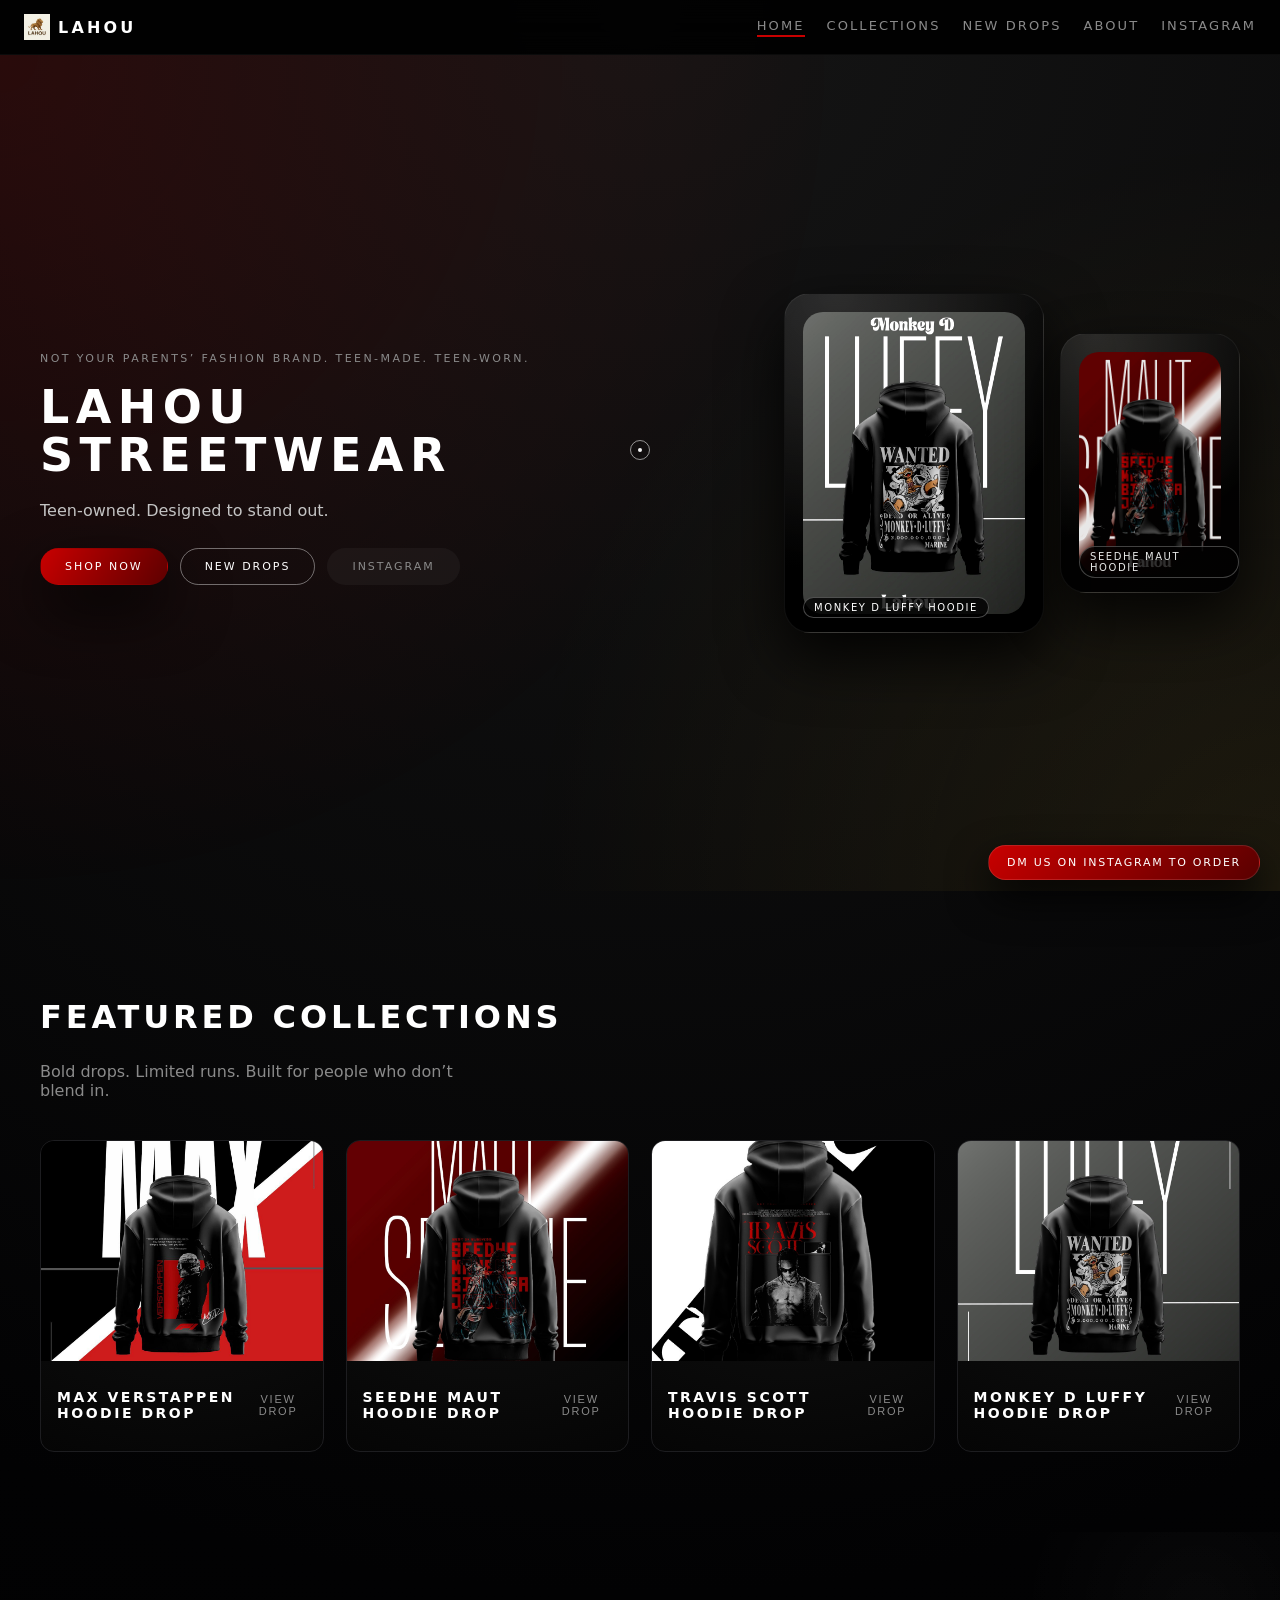
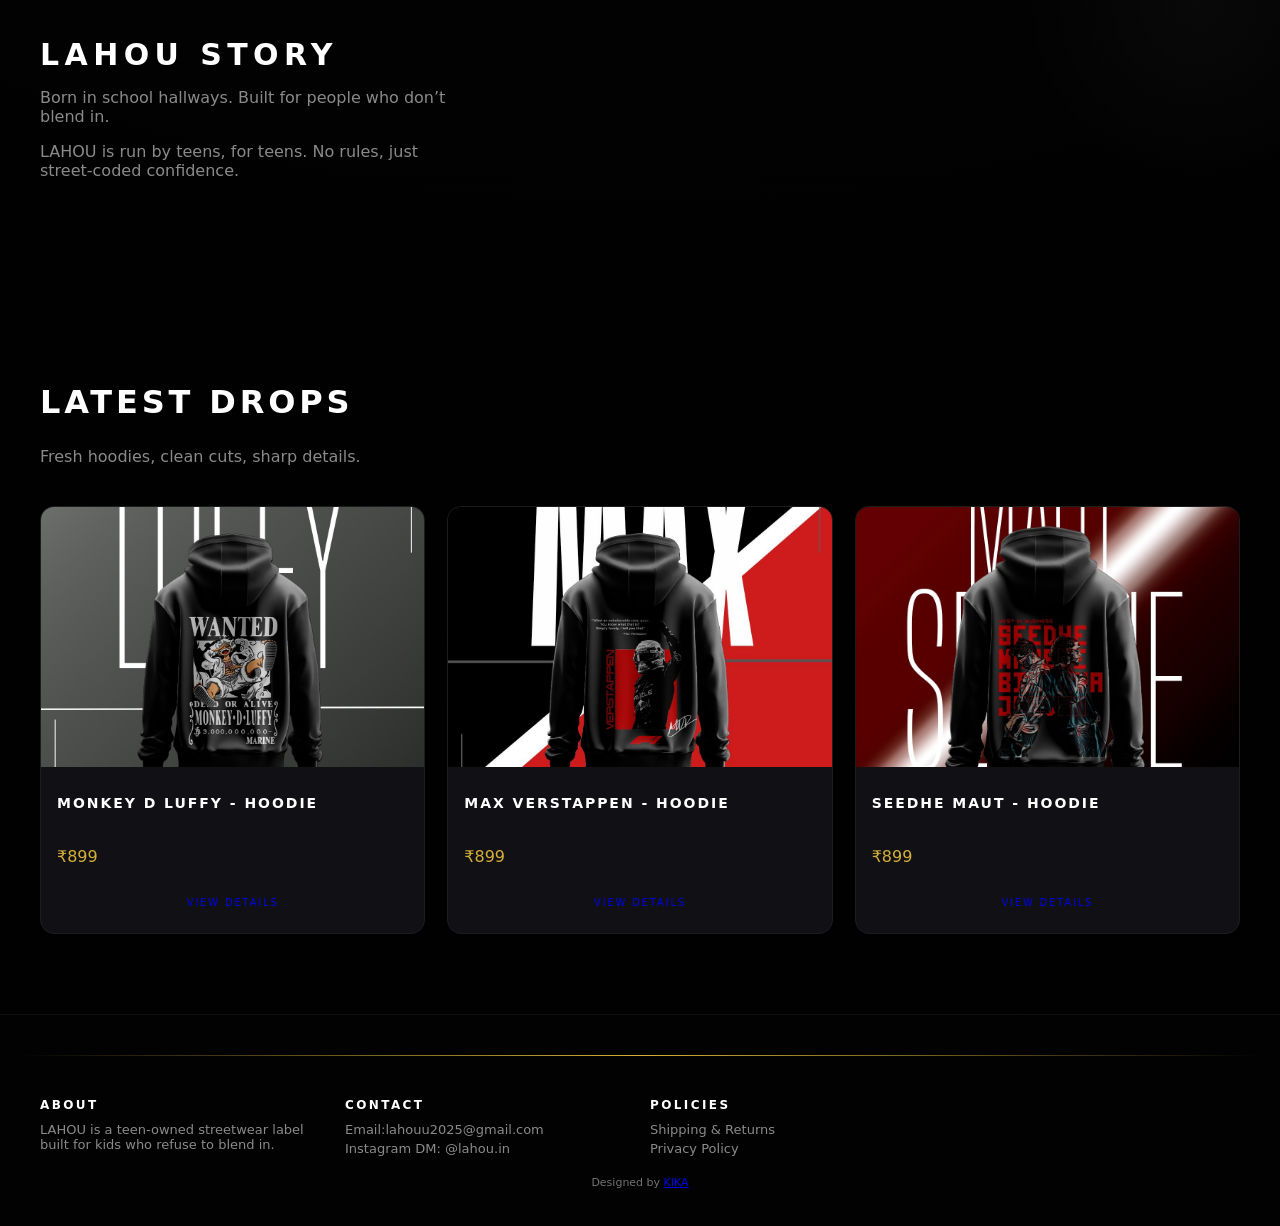
<file: index.html>
<!DOCTYPE html>
<html lang="en">
<head>
  <meta charset="UTF-8" />
  <title>LAHOU Streetwear – Teen-Owned Brand</title>
  <meta name="viewport" content="width=device-width, initial-scale=1.0" />
  <link rel="stylesheet" href="styles.css" />
</head>
<body>
  <!-- Floating DM Bubble -->
  <a href="https://www.instagram.com/lahou.in/" target="_blank" class="dm-bubble">
    DM us on Instagram to order
  </a>

  

  <!-- Navbar -->
  <header class="navbar">
    <div class="nav-left">
      <div class="logo">
  <img src="assets/logo.jpg" alt="LAHOU streetwear logo" class="logo-img" />
<span class="logo-text">LAHOU</span>
      </div>
    </div>
    <nav class="nav-links">
      <a href="#hero" class="nav-link active">Home</a>
      <a href="#collections" class="nav-link">Collections</a>
      <a href="#new-drops" class="nav-link">New Drops</a>
      <a href="#about" class="nav-link">About</a>
      <a href="https://www.instagram.com/lahou.in/" target="_blank" class="nav-link">Instagram</a>
    </nav>
    <button class="hamburger" id="hamburger">
      <span></span><span></span><span></span>
    </button>
  </header>

  <!-- Mobile Menu -->
  <div class="mobile-menu" id="mobileMenu">
    <a href="#hero" class="mobile-link">Home</a>
    <a href="#collections" class="mobile-link">Collections</a>
    <a href="#new-drops" class="mobile-link">New Drops</a>
    <a href="#about" class="mobile-link">About</a>
    <a href="https://www.instagram.com/lahou.in/" target="_blank" class="mobile-link">Instagram</a>
  </div>

  <!-- Hero Section -->
  <section id="hero" class="hero">
    <div class="hero-bg"></div>
    <div class="hero-content">
      <div class="hero-text" data-parallax>
        <p class="hero-tagline">Not your parents’ fashion brand. Teen-made. Teen-worn.</p>
        <h1>LAHOU STREETWEAR</h1>
        <p class="hero-sub">Teen-owned. Designed to stand out.</p>
        <div class="hero-ctas">
          <a href="#collections" class="btn primary">Shop Now</a>
          <a href="#new-drops" class="btn secondary">New Drops</a>
          <a href="https://www.instagram.com/lahou.in/" target="_blank" class="btn ghost">Instagram</a>
        </div>
      </div>
      <div class="hero-product" data-parallax>
        <div class="hero-mockup hero-mockup-main">
          <!-- Replace with real hoodie image -->
          <div class="mockup-image mockup-black"></div>
          <span class="mockup-label">Monkey D Luffy hoodie</span>
        </div>
        <div class="hero-mockup hero-mockup-secondary">
          <div class="mockup-image mockup-red"></div>
          <span class="mockup-label">Seedhe Maut hoodie</span>
        </div>
      </div>
    </div>
  </section>

  <!-- Featured Collections -->
  <section id="collections" class="section section-padded">
    <div class="section-header">
      <h2>Featured Collections</h2>
      <p>Bold drops. Limited runs. Built for people who don’t blend in.</p>
    </div>
    <div class="collections-grid">
  <!-- MAX -->
  <article class="collection-card reveal"
    data-title="MAX VERSTAPPEN HOODIE DROP"
    data-price="₹899"
    data-desc="Heavyweight black hoodie with race-ready graphics."
    data-image-class="coll-max">
    <div class="collection-image coll-max"></div>
    <div class="collection-info">
      <h3>MAX VERSTAPPEN HOODIE DROP</h3>
      <button class="collection-link" data-open-product>VIEW DROP</button>
    </div>
  </article>

  <!-- SEEDHE MAUT -->
  <article class="collection-card reveal"
    data-title="SEEDHE MAUT HOODIE DROP"
    data-price="₹899"
    data-desc="Street bars, hard graphics, clean silhouette."
    data-image-class="coll-seedhe">
    <div class="collection-image coll-seedhe"></div>
    <div class="collection-info">
      <h3>SEEDHE MAUT HOODIE DROP</h3>
      <button class="collection-link" data-open-product>VIEW DROP</button>
    </div>
  </article>

  <!-- TRAVIS -->
  <article class="collection-card reveal"
    data-title="TRAVIS SCOTT HOODIE DROP"
    data-price="₹899"
    data-desc="Cactus jack energy with LAHOU cuts."
    data-image-class="coll-travis">
    <div class="collection-image coll-travis"></div>
    <div class="collection-info">
      <h3>TRAVIS SCOTT HOODIE DROP</h3>
      <button class="collection-link" data-open-product>VIEW DROP</button>
    </div>
  </article>

  <!-- LUFFY -->
  <article class="collection-card reveal"
    data-title="MONKEY D LUFFY HOODIE DROP"
    data-price="₹899"
    data-desc="Anime grind, pirate mindset, hallway flex."
    data-image-class="coll-luffy">
    <div class="collection-image coll-luffy"></div>
    <div class="collection-info">
      <h3>MONKEY D LUFFY HOODIE DROP</h3>
      <button class="collection-link" data-open-product>VIEW DROP</button>
    </div>
  </article>
</div>

  </section>

  <!-- Brand Story -->
  <section id="about" class="section brand-story">
    <div class="lion-bg"></div>
    <div class="brand-story-inner">
      <h2>LAHOU Story</h2>
      <p>Born in school hallways. Built for people who don’t blend in.</p>
      <p>LAHOU is run by teens, for teens. No rules, just street-coded confidence.</p>
    </div>
  </section>

  <!-- Product Grid -->
  <section id="new-drops" class="section section-padded">
    <div class="section-header">
      <h2>Latest Drops</h2>
      <p>Fresh hoodies, clean cuts, sharp details.</p>
    </div>
    <div class="product-grid">
      <div class="product-card reveal">
        <div class="product-image product-1" data-secondary="product-1b"></div>
        <div class="product-info">
          <h3>MONKEY D LUFFY - hoodie</h3>
          <p class="price">₹899</p>
          <a href="product.html" class="btn tiny">View Details</a>
        </div>
      </div>
      <div class="product-card reveal">
        <div class="product-image product-2" data-secondary="product-2b"></div>
        <div class="product-info">
          <h3>MAX VERSTAPPEN - hoodie</h3>
          <p class="price">₹899</p>
          <a href="max-hood.html" class="btn tiny">View Details</a>
        </div>
      </div>
      <div class="product-card reveal">
        <div class="product-image product-3" data-secondary="product-3b"></div>
        <div class="product-info">
          <h3>SEEDHE MAUT - hoodie</h3>
          <p class="price">₹899</p>
          <a href="SM-hood.html" class="btn tiny">View Details</a>
        </div>
      </div>
    </div>
  </section>

  

  

  <!-- Footer -->
  <footer class="footer">
    <div class="footer-line"></div>
    <div class="footer-content">
      <div class="footer-col">
        <h4>About</h4>
        <p>LAHOU is a teen-owned streetwear label built for kids who refuse to blend in.</p>
      </div>
      <div class="footer-col">
        <h4>Contact</h4>
        <p>Email:lahouu2025@gmail.com</p>
        <p>Instagram DM: @lahou.in</p>
      </div>
      <div class="footer-col">
        <h4>Policies</h4>
        <p>Shipping & Returns</p>
        <p>Privacy Policy</p>
      </div>
      
    </div>
    <p class="footer-bottom">Designed by <a href = "https://www.instagram.com/kika.exe_is.not.responding/" target = "_blank"> KIKA </a></p>
  </footer>

  <!-- Product Quick View Modal (optional) -->
  <div class="product-modal" id="productModal">
  <div class="product-modal-inner">
    <button class="modal-close" id="modalClose">&times;</button>
   

    <div class="modal-image" id="modalImage"></div>
    <div class="modal-info">
      <h2 id="modalTitle">Stranger Hoodie – Deep Black</h2>
      <p class="modal-price" id="modalPrice">₹2,499</p>
      <p class="modal-desc" id="modalDesc">
        Heavyweight cotton. Boxy fit. Built for late-night streets and hallway flexes.
      </p>
      <div class="modal-sizes">
        <span class="size-chip">S</span>
        <span class="size-chip active">M</span>
        <span class="size-chip">L</span>
        <span class="size-chip">XL</span>
      </div>
      <a href="https://www.instagram.com/lahou.in/" target="_blank" class="btn primary wide">
        Buy via Instagram DM
      </a>
    </div>
  </div>
</div>


  <script src="script.js"></script>
  <script src="effects.js"></script>
</body>
</html>
</file>
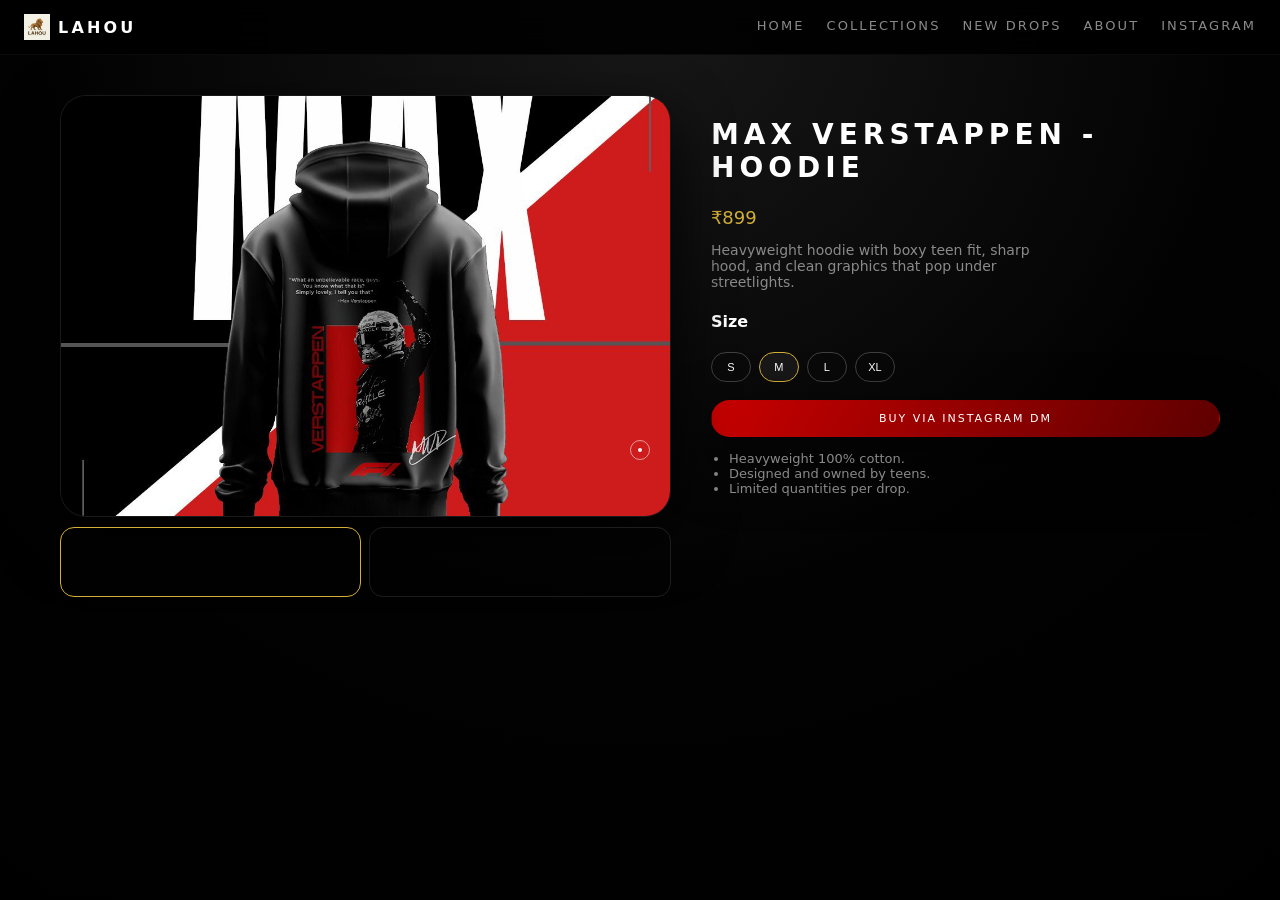
<file: max-hood.html>
<!DOCTYPE html>
<html lang="en">
<head>
  <meta charset="UTF-8" />
  <title>MAX VERSTAPPEN - hoodie</title>
  <meta name="viewport" content="width=device-width, initial-scale=1.0" />
  <link rel="stylesheet" href="styles.css" />
</head>
<body class="product-body">
  <!-- Sticky DM button (mobile) -->
  <a href="https://www.instagram.com/lahou.in/" target="_blank" class="dm-sticky">
    DM to Order
  </a>

  <!-- Navbar reused -->
  <header class="navbar">
    <div class="nav-left">
      <div class="logo">
  <img src="assets/logo.jpg" alt="LAHOU streetwear logo" class="logo-img" />
<span class="logo-text">LAHOU</span>
      </div>
    </div>
    <nav class="nav-links">
      <a href="index.html#hero" class="nav-link">Home</a>
      <a href="index.html#collections" class="nav-link">Collections</a>
      <a href="index.html#new-drops" class="nav-link">New Drops</a>
      <a href="index.html#about" class="nav-link">About</a>
      <a href="https://www.instagram.com/lahou.in/" target="_blank" class="nav-link">Instagram</a>
    </nav>
    <button class="hamburger" id="hamburger">
      <span></span><span></span><span></span>
    </button>
  </header>


  <div class="mobile-menu" id="mobileMenu">
    <a href="index.html#hero" class="mobile-link">Home</a>
    <a href="index.html#collections" class="mobile-link">Collections</a>
    <a href="index.html#new-drops" class="mobile-link">New Drops</a>
    <a href="index.html#about" class="mobile-link">About</a>
    <a href="https://www.instagram.com/lahou.in/" target="_blank" class="mobile-link">Instagram</a>
  </div>

  <!-- Product Layout -->
  <main class="product-page">
    <section class="product-gallery">
      <div class="product-main-image zoom-wrap">
        <div class="product-main-img product-2" id="zoomImage"></div>
      </div>
      <div class="product-thumbs">
        <div class="thumb thumb-active" data-image="product-2"></div>
        <div class="thumb" data-image="product-2b"></div>
       
      </div>
    </section>

    <section class="product-details">
      <h1>MAX VERSTAPPEN - hoodie</h1>
      <p class="product-price">₹899</p>
      <p class="product-short">
        Heavyweight hoodie with boxy teen fit, sharp hood, and clean graphics that pop under streetlights.
      </p>

      <div class="product-sizes">
        <h4>Size</h4>
        <div class="size-options">
          <button class="size-btn">S</button>
          <button class="size-btn active">M</button>
          <button class="size-btn">L</button>
          <button class="size-btn">XL</button>
        </div>
      </div>

      <a href="https://www.instagram.com/lahou.in/" target="_blank" class="btn primary wide">
        Buy via Instagram DM
      </a>

      <ul class="product-meta">
        <li>Heavyweight 100% cotton.</li>
        <li>Designed and owned by teens.</li>
        <li>Limited quantities per drop.</li>
      </ul>
    </section>
  </main>

 

  <script src="script.js"></script>
  <script src="effects.js"></script>
</body>
</html>
</file>
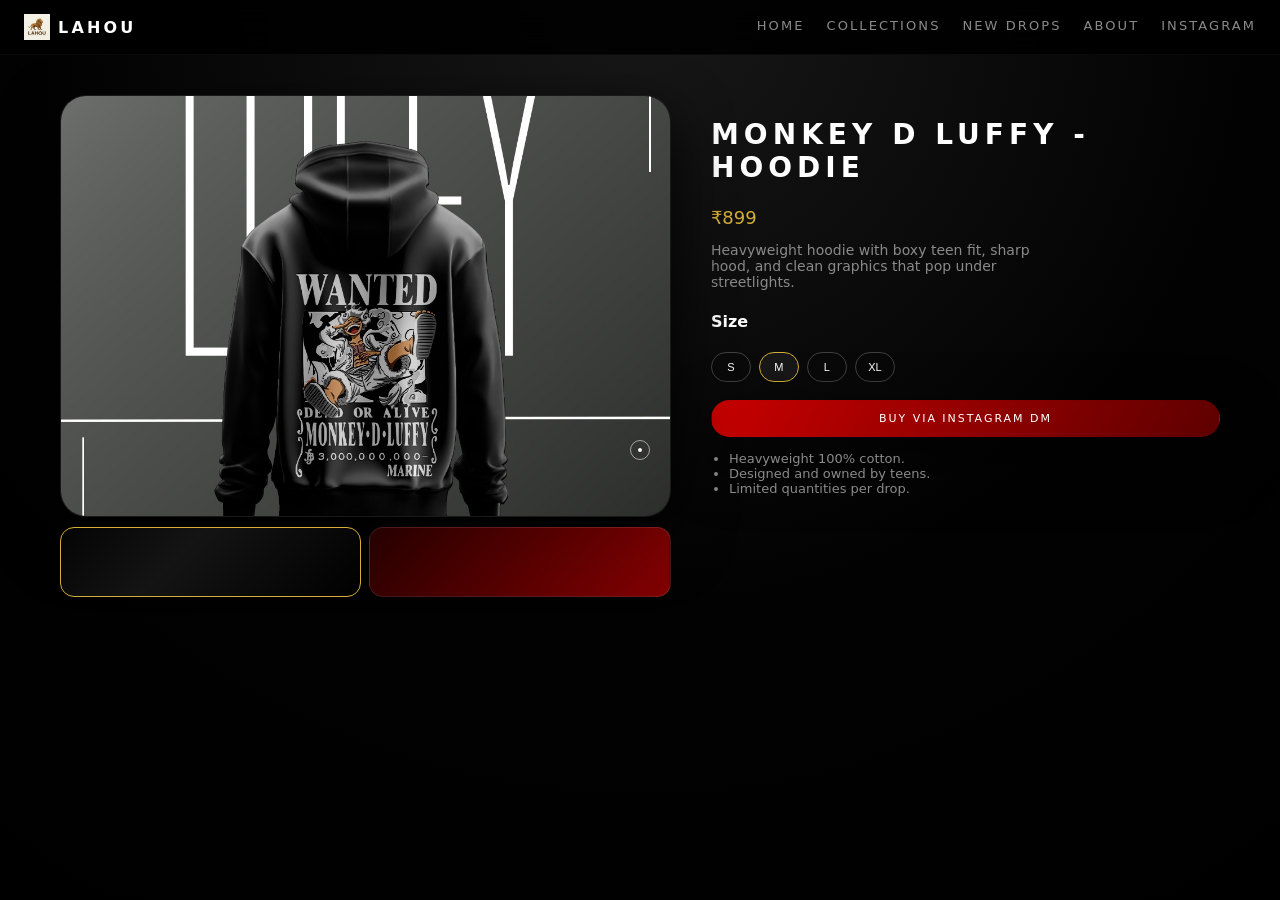
<file: product.html>
<!DOCTYPE html>
<html lang="en">
<head>
  <meta charset="UTF-8" />
  <title>MONKEY D LUFFY - hoodie</title>
  <meta name="viewport" content="width=device-width, initial-scale=1.0" />
  <link rel="stylesheet" href="styles.css" />
</head>
<body class="product-body">
  <!-- Sticky DM button (mobile) -->
  <a href="https://www.instagram.com/lahou.in/" target="_blank" class="dm-sticky">
    DM to Order
  </a>

  <!-- Navbar reused -->
  <header class="navbar">
    <div class="nav-left">
      <div class="logo">
  <img src="assets/logo.jpg" alt="LAHOU streetwear logo" class="logo-img" />
<span class="logo-text">LAHOU</span>
      </div>
    </div>
    <nav class="nav-links">
      <a href="index.html#hero" class="nav-link">Home</a>
      <a href="index.html#collections" class="nav-link">Collections</a>
      <a href="index.html#new-drops" class="nav-link">New Drops</a>
      <a href="index.html#about" class="nav-link">About</a>
      <a href="https://www.instagram.com/lahou.in/" target="_blank" class="nav-link">Instagram</a>
    </nav>
    <button class="hamburger" id="hamburger">
      <span></span><span></span><span></span>
    </button>
  </header>


  <div class="mobile-menu" id="mobileMenu">
    <a href="index.html#hero" class="mobile-link">Home</a>
    <a href="index.html#collections" class="mobile-link">Collections</a>
    <a href="index.html#new-drops" class="mobile-link">New Drops</a>
    <a href="index.html#about" class="mobile-link">About</a>
    <a href="https://www.instagram.com/lahou.in/" target="_blank" class="mobile-link">Instagram</a>
  </div>

  <!-- Product Layout -->
  <main class="product-page">
    <section class="product-gallery">
      <div class="product-main-image zoom-wrap">
        <div class="product-main-img product-1" id="zoomImage"></div>
      </div>
      <div class="product-thumbs">
        <div class="thumb thumb-active" data-image="product-1"></div>
        <div class="thumb" data-image="product-1b"></div>
        
      </div>
    </section>

    <section class="product-details">
      <h1>MONKEY D LUFFY - hoodie</h1>
      <p class="product-price">₹899</p>
      <p class="product-short">
        Heavyweight hoodie with boxy teen fit, sharp hood, and clean graphics that pop under streetlights.
      </p>

      <div class="product-sizes">
        <h4>Size</h4>
        <div class="size-options">
          <button class="size-btn">S</button>
          <button class="size-btn active">M</button>
          <button class="size-btn">L</button>
          <button class="size-btn">XL</button>
        </div>
      </div>

      <a href="https://www.instagram.com/lahou.in/" target="_blank" class="btn primary wide">
        Buy via Instagram DM
      </a>

      <ul class="product-meta">
        <li>Heavyweight 100% cotton.</li>
        <li>Designed and owned by teens.</li>
        <li>Limited quantities per drop.</li>
      </ul>
    </section>
  </main>

 

  <script src="script.js"></script>
  <script src="effects.js"></script>
</body>
</html>
</file>
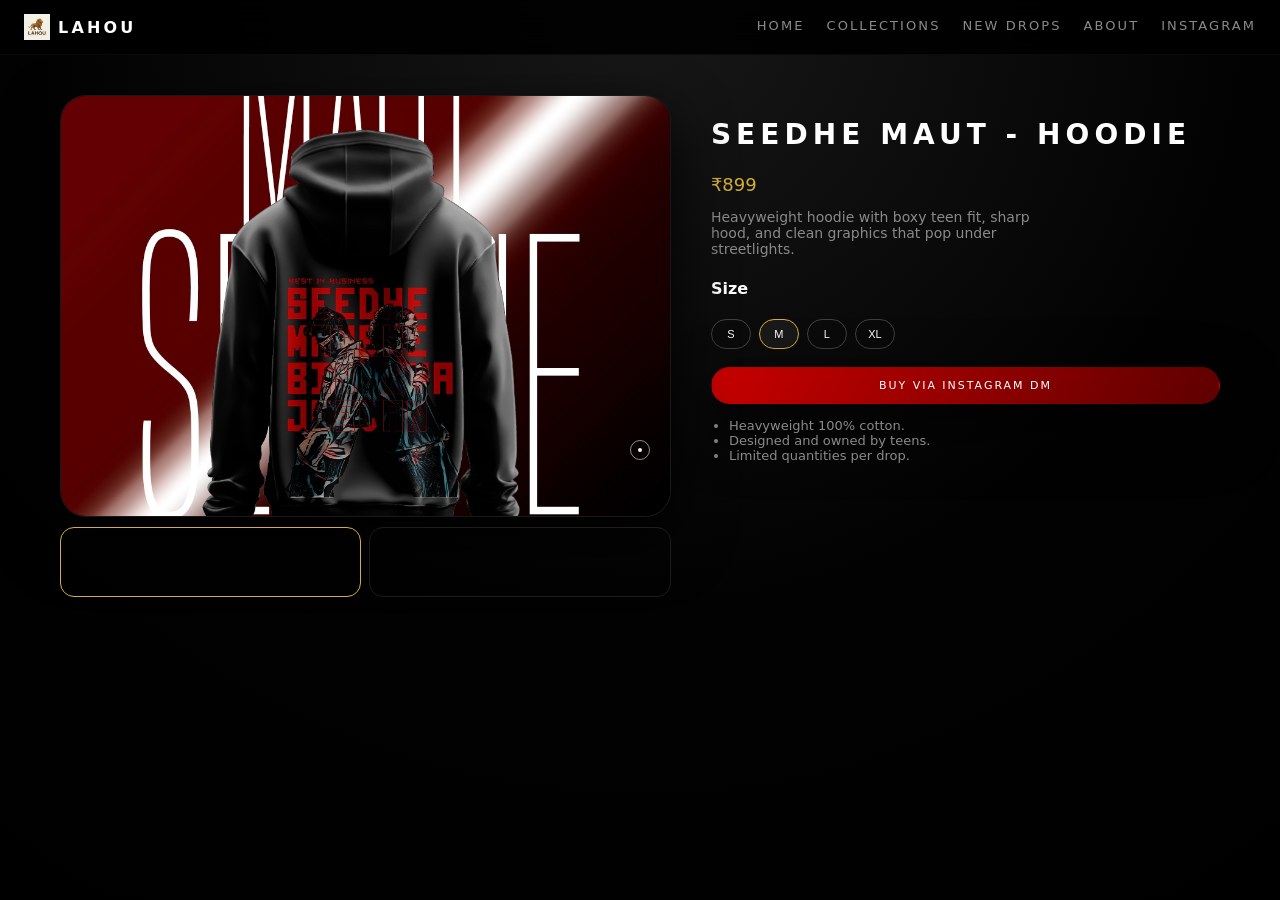
<file: SM-hood.html>
<!DOCTYPE html>
<html lang="en">
<head>
  <meta charset="UTF-8" />
  <title>SEEDHE MAUT - hoodie</title>
  <meta name="viewport" content="width=device-width, initial-scale=1.0" />
  <link rel="stylesheet" href="styles.css" />
</head>
<body class="product-body">
  <!-- Sticky DM button (mobile) -->
  <a href="https://www.instagram.com/lahou.in/" target="_blank" class="dm-sticky">
    DM to Order
  </a>

  <!-- Navbar reused -->
  <header class="navbar">
    <div class="nav-left">
      <div class="logo">
  <img src="assets/logo.jpg" alt="LAHOU streetwear logo" class="logo-img" />
<span class="logo-text">LAHOU</span>
      </div>
    </div>
    <nav class="nav-links">
      <a href="index.html#hero" class="nav-link">Home</a>
      <a href="index.html#collections" class="nav-link">Collections</a>
      <a href="index.html#new-drops" class="nav-link">New Drops</a>
      <a href="index.html#about" class="nav-link">About</a>
      <a href="https://www.instagram.com/lahou.in/" target="_blank" class="nav-link">Instagram</a>
    </nav>
    <button class="hamburger" id="hamburger">
      <span></span><span></span><span></span>
    </button>
  </header>


  <div class="mobile-menu" id="mobileMenu">
    <a href="index.html#hero" class="mobile-link">Home</a>
    <a href="index.html#collections" class="mobile-link">Collections</a>
    <a href="index.html#new-drops" class="mobile-link">New Drops</a>
    <a href="index.html#about" class="mobile-link">About</a>
    <a href="https://www.instagram.com/lahou.in/" target="_blank" class="mobile-link">Instagram</a>
  </div>

  <!-- Product Layout -->
  <main class="product-page">
    <section class="product-gallery">
      <div class="product-main-image zoom-wrap">
        <div class="product-main-img product-3" id="zoomImage"></div>
      </div>
      <div class="product-thumbs">
        <div class="thumb thumb-active" data-image="product-3"></div>
        <div class="thumb" data-image="product-3b"></div>
       
      </div>
    </section>

    <section class="product-details">
      <h1>SEEDHE MAUT - hoodie</h1>
      <p class="product-price">₹899</p>
      <p class="product-short">
        Heavyweight hoodie with boxy teen fit, sharp hood, and clean graphics that pop under streetlights.
      </p>

      <div class="product-sizes">
        <h4>Size</h4>
        <div class="size-options">
          <button class="size-btn">S</button>
          <button class="size-btn active">M</button>
          <button class="size-btn">L</button>
          <button class="size-btn">XL</button>
        </div>
      </div>

      <a href="https://www.instagram.com/lahou.in/" target="_blank" class="btn primary wide">
        Buy via Instagram DM
      </a>

      <ul class="product-meta">
        <li>Heavyweight 100% cotton.</li>
        <li>Designed and owned by teens.</li>
        <li>Limited quantities per drop.</li>
      </ul>
    </section>
  </main>

 

  <script src="script.js"></script>
  <script src="effects.js"></script>
</body>
</html>
</file>
<file: styles.css>
:root {
  --black: #000000;
  --white: #ffffff;
  --red: #c80000;
  --gold: #d4af37;
  --bg: #050506;
  --gray: #8a8a8a;
  --card: #101015;
  --border-subtle: #1d1d20;
  --radius: 14px;
  --transition-fast: 0.25s ease;
  --shadow-soft: 0 24px 60px rgba(0, 0, 0, 0.9);
  --shadow-gold: 0 0 28px rgba(212, 175, 55, 0.3);
  --max-width: 1200px;
}

*,
*::before,
*::after {
  box-sizing: border-box;
}

html,
body {
  margin: 0;
  padding: 0;
  background: radial-gradient(circle at top, #151515 0%, #020203 55%, #000000 100%);
  color: var(--white);
  font-family: system-ui, -apple-system, BlinkMacSystemFont, "SF Pro Text", "Inter", sans-serif;
  scroll-behavior: smooth;
}

body {
  min-height: 100vh;
}

/* Generic */

.section {
  width: 100%;
}

.section-padded {
  padding: 80px 20px;
}

.section-header {
  max-width: var(--max-width);
  margin: 0 auto 40px;
}

.section-header h2 {
  font-size: 32px;
  letter-spacing: 0.12em;
  text-transform: uppercase;
}

.section-header p {
  color: var(--gray);
  max-width: 420px;
}

/* Navbar */

.navbar {
  position: sticky;
  top: 0;
  z-index: 50;
  display: flex;
  align-items: center;
  justify-content: space-between;
  padding: 14px 24px;
  background: rgba(0, 0, 0, 0.9);
  backdrop-filter: blur(14px);
  border-bottom: 1px solid rgba(255, 255, 255, 0.04);
}

.logo {
  display: flex;
  align-items: center;
  gap: 8px;
  font-weight: 700;
  letter-spacing: 0.2em;
  text-transform: uppercase;
}

.logo-icon {
  width: 28px;
  height: 28px;
  display: inline-flex;
  align-items: center;
  justify-content: center;
  border-radius: 50%;
  border: 1px solid rgba(255, 255, 255, 0.2);
  background: radial-gradient(circle at 30% 0%, #c80000 0%, #000 60%);
  font-size: 16px;
}

.nav-links {
  display: flex;
  gap: 22px;
}

.nav-link {
  font-size: 13px;
  text-transform: uppercase;
  letter-spacing: 0.16em;
  color: var(--gray);
  position: relative;
  padding-bottom: 4px;
  text-decoration: none;
  transition: color var(--transition-fast);
}

.nav-link::after {
  content: "";
  position: absolute;
  left: 0;
  bottom: 0;
  width: 0;
  height: 2px;
  background: var(--red);
  transition: width var(--transition-fast);
}

.nav-link:hover {
  color: var(--white);
}

.nav-link:hover::after,
.nav-link.active::after {
  width: 100%;
}

.hamburger {
  display: none;
  flex-direction: column;
  gap: 4px;
  width: 22px;
  height: 18px;
  border: none;
  background: transparent;
  padding: 0;
  cursor: pointer;
}

.hamburger span {
  display: block;
  height: 2px;
  background: var(--white);
  border-radius: 999px;
}

/* Mobile menu */

.mobile-menu {
  position: fixed;
  inset: 0;
  background: rgba(0, 0, 0, 0.96);
  display: none;
  flex-direction: column;
  padding-top: 80px;
  z-index: 40;
}

.mobile-menu.open {
  display: flex;
}

.mobile-link {
  padding: 16px 24px;
  font-size: 18px;
  text-decoration: none;
  color: var(--white);
  border-bottom: 1px solid rgba(255, 255, 255, 0.08);
}

/* Hero */

.hero {
  position: relative;
  min-height: calc(100vh - 64px);
  padding: 60px 20px 80px;
  overflow: hidden;
  display: flex;
  align-items: center;
}

.hero-bg {
  position: absolute;
  inset: 0;
  background:
    radial-gradient(circle at 0% 0%, rgba(200, 0, 0, 0.3) 0%, transparent 55%),
    radial-gradient(circle at 100% 100%, rgba(212, 175, 55, 0.2) 0%, transparent 50%);
  opacity: 0.5;
  pointer-events: none;
}

.hero-content {
  position: relative;
  max-width: var(--max-width);
  width: 100%;
  margin: 0 auto;
  display: grid;
  grid-template-columns: minmax(0, 1.3fr) minmax(0, 1fr);
  gap: 40px;
  align-items: center;
}

.hero-text {
  max-width: 520px;
}

.hero-tagline {
  text-transform: uppercase;
  letter-spacing: 0.22em;
  font-size: 11px;
  color: var(--gray);
  margin-bottom: 18px;
}

.hero h1 {
  font-size: 46px;
  line-height: 1.05;
  margin: 0 0 22px;
  letter-spacing: 0.14em;
  text-transform: uppercase;
}

.hero-sub {
  color: #c5c5c5;
  font-size: 16px;
  max-width: 340px;
}

.hero-ctas {
  margin-top: 28px;
  display: flex;
  flex-wrap: wrap;
  gap: 12px;
}

.btn {
  border-radius: 999px;
  text-decoration: none;
  text-transform: uppercase;
  letter-spacing: 0.18em;
  font-size: 11px;
  padding: 11px 24px;
  border: 1px solid transparent;
  cursor: pointer;
  display: inline-flex;
  align-items: center;
  justify-content: center;
  gap: 6px;
  transition: all var(--transition-fast);
}

.btn.primary {
  background: linear-gradient(120deg, var(--red), #5e0000);
  color: var(--white);
  box-shadow: var(--shadow-soft);
}

.btn.primary:hover {
  box-shadow: var(--shadow-gold);
}

.btn.secondary {
  background: transparent;
  border: 1px solid rgba(255, 255, 255, 0.4);
  color: var(--white);
}

.btn.secondary:hover {
  border-color: var(--red);
  color: var(--red);
}

.btn.ghost {
  background: rgba(255, 255, 255, 0.04);
  color: var(--gray);
}

.btn.ghost:hover {
  background: rgba(255, 255, 255, 0.1);
  color: var(--white);
}

.btn.tiny {
  padding: 8px 18px;
  font-size: 10px;
}

.btn.wide {
  width: 100%;
}

.hero-product {
  display: flex;
  align-items: center;
  justify-content: flex-end;
  gap: 16px;
}

.hero-mockup {
  position: relative;
  border-radius: 26px;
  background: radial-gradient(circle at 20% 0%, rgba(255, 255, 255, 0.12) 0%, rgba(0, 0, 0, 1) 70%);
  padding: 18px;
  border: 1px solid rgba(255, 255, 255, 0.06);
  box-shadow: var(--shadow-soft);
  overflow: hidden;
  transform-origin: center;
  transition: transform 0.5s ease, box-shadow 0.5s ease;
}

.hero-mockup:hover {
  transform: translateY(-6px) scale(1.02);
  box-shadow: 0 34px 80px rgba(0, 0, 0, 1);
}

.hero-mockup-main {
  width: 260px;
  height: 340px;
}

.hero-mockup-secondary {
  width: 180px;
  height: 260px;
  opacity: 0.9;
}

.mockup-image {
  position: relative;
  width: 100%;
  height: 100%;
  border-radius: 20px;
  background-size: cover;
  background-position: center;
  filter: contrast(1.1) saturate(1.1);
}

.mockup-black {
  background-image: url("assets/luffy.jpeg");
  background-size: cover;
  background-position: center;
}

.mockup-red {
  background-image: url("assets/SM.jpeg");
  background-size: cover;
  background-position: center;
}


.mockup-label {
  position: absolute;
  bottom: 14px;
  left: 18px;
  padding: 4px 10px;
  border-radius: 999px;
  font-size: 10px;
  text-transform: uppercase;
  letter-spacing: 0.16em;
  background: rgba(0, 0, 0, 0.8);
  border: 1px solid rgba(255, 255, 255, 0.28);
}

/* Collections */

.collections-grid {
  max-width: var(--max-width);
  margin: 0 auto;
  display: grid;
  gap: 22px;
  grid-template-columns: repeat(4, minmax(0, 1fr));
}

.collection-card {
  position: relative;
  border-radius: var(--radius);
  overflow: hidden;
  background: radial-gradient(circle at top, #151515 0%, #050505 100%);
  border: 1px solid var(--border-subtle);
  cursor: pointer;
  transform: translateY(0);
  transition: transform var(--transition-fast), box-shadow var(--transition-fast), border-color var(--transition-fast);
}

.collection-image {
  height: 220px;
  background-size: cover;
  background-position: center;
  transition: transform 0.6s ease, filter 0.6s ease;
}
/* Featured collection images */
.coll-max {
  background-image: url("assets/MAX.jpeg");
  background-size: cover;
  background-position: center;
}

.coll-seedhe {
  background-image: url("assets/SM.jpeg");
  background-size: cover;
  background-position: center;
}

.coll-travis {
  background-image: url("assets/tavi.jpeg");
  background-size: cover;
  background-position: center;
}

.coll-luffy {
  background-image: url("assets/luffy.jpeg");
  background-size: cover;
  background-position: center;
}



.collection-info {
  padding: 14px 16px 16px;
  display: flex;
  align-items: center;
  justify-content: space-between;
  gap: 8px;
}

.collection-info h3 {
  font-size: 14px;
  text-transform: uppercase;
  letter-spacing: 0.18em;
}

.collection-link {
  border: none;
  background: transparent;
  color: var(--gray);
  font-size: 11px;
  text-transform: uppercase;
  letter-spacing: 0.16em;
  cursor: pointer;
  position: relative;
}

.collection-link::after {
  content: "";
  position: absolute;
  left: 0;
  bottom: -2px;
  width: 0;
  height: 1px;
  background: var(--gold);
  transition: width var(--transition-fast);
}

.collection-card:hover {
  transform: translateY(-8px);
  box-shadow: var(--shadow-soft);
  border-color: rgba(255, 255, 255, 0.16);
}

.collection-card:hover .collection-image {
  transform: scale(1.08);
  filter: saturate(1.2);
}

.collection-card:hover .collection-link::after {
  width: 100%;
}

/* Brand Story */

.brand-story {
  position: relative;
  padding: 80px 20px;
  overflow: hidden;
}

.brand-story-inner {
  max-width: var(--max-width);
  margin: 0 auto;
  position: relative;
  z-index: 2;
}

.brand-story h2 {
  font-size: 30px;
  text-transform: uppercase;
  letter-spacing: 0.18em;
  margin-bottom: 10px;
}

.brand-story p {
  max-width: 420px;
  color: var(--gray);
}

.lion-bg {
  position: absolute;
  right: -10%;
  top: -40%;
  width: 420px;
  height: 420px;
  background: radial-gradient(circle at 50% 50%, rgba(255, 255, 255, 0.12) 0%, transparent 60%);
  opacity: 0.22;
  pointer-events: none;
}

/* Product Grid */

.product-grid {
  max-width: var(--max-width);
  margin: 0 auto;
  display: grid;
  grid-template-columns: repeat(3, minmax(0, 1fr));
  gap: 22px;
}

.product-card {
  background: var(--card);
  border-radius: var(--radius);
  border: 1px solid var(--border-subtle);
  overflow: hidden;
  transition: transform var(--transition-fast), box-shadow var(--transition-fast), border-color var(--transition-fast);
}

.product-card:hover {
  transform: translateY(-8px);
  box-shadow: var(--shadow-soft);
  border-color: rgba(255, 255, 255, 0.2);
}

.product-image {
  height: 260px;
  background-size: cover;
  background-position: center;
  position: relative;
  transition: filter 0.4s ease, transform 0.4s ease;
}

/* Placeholder hoodie visuals using gradients */
/* Hoodie 1: Stranger */
.product-1 {
  background-image: url("assets/luffy.jpeg");
  background-size: cover;
  background-position: center;
}

.product-1b {
  background-image: url("assets/luffy-front.jpeg"); /* or another angle */
  background-size: cover;
  background-position: center;
}

/* Hoodie 2: MAX black */
.product-2 {
  background-image: url("assets/MAX.jpeg");
  background-size: cover;
  background-position: center;
}

.product-2b {
  background-image: url("assets/MAX-front.jpeg"); /* if you have it */
  background-size: cover;
  background-position: center;
}

/* Hoodie 3: Gold accent */
.product-3 {
  background-image: url("assets/SM.jpeg");
  background-size: cover;
  background-position: center;
}

.product-3b {
  background-image: url("assets/SM-back.jpeg"); /* optional */
  background-size: cover;
  background-position: center;
}


.product-card:hover .product-image {
  filter: hue-rotate(-8deg) saturate(1.2);
  transform: scale(1.04);
}

.product-info {
  padding: 14px 16px 16px;
  display: flex;
  flex-direction: column;
  gap: 6px;
}

.product-info h3 {
  font-size: 14px;
  text-transform: uppercase;
  letter-spacing: 0.14em;
}

.price {
  color: var(--gold);
  font-weight: 500;
}

/* Community */

.community {
  padding: 80px 20px 70px;
}

.community-grid {
  max-width: var(--max-width);
  margin: 0 auto;
  display: grid;
  grid-template-columns: repeat(4, minmax(0, 1fr));
  gap: 18px;
}

.community-card {
  height: 180px;
  border-radius: 18px;
  background: linear-gradient(135deg, #111, #000);
  border: 1px solid rgba(255, 255, 255, 0.06);
}

/* Instagram section */

.insta-section {
  padding-bottom: 90px;
}

.insta-grid {
  max-width: var(--max-width);
  margin: 0 auto 22px;
  display: grid;
  grid-template-columns: repeat(4, minmax(0, 1fr));
  gap: 18px;
}

.insta-post {
  height: 160px;
  border-radius: 18px;
  background: radial-gradient(circle at 20% 0%, #c80000 0%, #000 55%);
  border: 1px solid rgba(255, 255, 255, 0.08);
}

.insta-embed-placeholder {
  max-width: var(--max-width);
  margin: 0 auto;
  padding: 18px 16px;
  border-radius: 14px;
  border: 1px dashed rgba(255, 255, 255, 0.18);
  color: var(--gray);
  font-size: 13px;
}

/* Footer */

.footer {
  padding: 40px 20px 26px;
  background: #020203;
  border-top: 1px solid rgba(255, 255, 255, 0.06);
}

.footer-line {
  height: 1px;
  width: 100%;
  background: linear-gradient(90deg, transparent, var(--gold), transparent);
  margin-bottom: 26px;
}

.footer-content {
  max-width: var(--max-width);
  margin: 0 auto 16px;
  display: grid;
  grid-template-columns: repeat(4, minmax(0, 1fr));
  gap: 20px;
}

.footer-col h4 {
  font-size: 12px;
  text-transform: uppercase;
  letter-spacing: 0.2em;
  margin-bottom: 10px;
}

.footer-col p {
  margin: 4px 0;
  color: var(--gray);
  font-size: 13px;
}

.footer-insta-preview {
  display: grid;
  grid-template-columns: repeat(2, 1fr);
  gap: 4px;
}

.footer-insta-preview span {
  width: 100%;
  aspect-ratio: 1 / 1;
  border-radius: 8px;
  background: linear-gradient(135deg, #121212, #2b2b2b);
}

.footer-bottom {
  text-align: center;
  font-size: 11px;
  color: #737373;
}

/* Floating DM bubble */

.dm-bubble {
  position: fixed;
  right: 20px;
  bottom: 20px;
  z-index: 60;
  background: linear-gradient(135deg, #c80000, #5a0000);
  color: var(--white);
  padding: 10px 18px;
  border-radius: 999px;
  text-decoration: none;
  font-size: 11px;
  letter-spacing: 0.16em;
  text-transform: uppercase;
  box-shadow: 0 18px 40px rgba(0, 0, 0, 0.9);
  border: 1px solid rgba(255, 255, 255, 0.12);
}

/* New drop card */

.new-drop-card {
  position: fixed;
  left: 24px;
  bottom: 24px;
  z-index: 55;
  padding: 10px 14px;
  border-radius: 12px;
  background: rgba(0, 0, 0, 0.92);
  border: 1px solid rgba(255, 255, 255, 0.08);
  box-shadow: 0 16px 40px rgba(0, 0, 0, 0.9);
  font-size: 11px;
}

.new-drop-card h4 {
  text-transform: uppercase;
  letter-spacing: 0.16em;
  font-size: 10px;
  margin: 0 0 6px;
  color: var(--gray);
}

.countdown span {
  font-weight: 600;
}

/* Product modal */

.product-modal {
  position: fixed;
  inset: 0;
  background: rgba(0, 0, 0, 0.88);
  display: none;
  align-items: center;
  justify-content: center;
  z-index: 80;
}

.product-modal.open {
  display: flex;
}

.product-modal-inner {
  background: #050506;
  border-radius: 22px;
  padding: 22px;
  max-width: 780px;
  width: calc(100% - 40px);
  display: grid;
  grid-template-columns: minmax(0, 1.2fr) minmax(0, 1fr);
  gap: 22px;
  border: 1px solid rgba(255, 255, 255, 0.08);
  box-shadow: var(--shadow-soft);
}

.modal-close {
  position: absolute;
  top: 18px;
  right: 22px;
  border: none;
  background: transparent;
  color: var(--white);
  font-size: 26px;
  cursor: pointer;
}

.modal-image {
  border-radius: 18px;
  background-image: linear-gradient(135deg, #040404, #121212);
  background-size: cover;
  background-position: center;
  min-height: 260px;
}

.modal-info h2 {
  font-size: 22px;
  text-transform: uppercase;
  letter-spacing: 0.16em;
}

.modal-price {
  color: var(--gold);
  margin: 8px 0 12px;
}

.modal-desc {
  color: var(--gray);
  font-size: 14px;
}

.modal-sizes {
  margin: 10px 0 16px;
}

.size-chip {
  display: inline-flex;
  align-items: center;
  justify-content: center;
  min-width: 34px;
  padding: 5px 10px;
  border-radius: 999px;
  border: 1px solid rgba(255, 255, 255, 0.24);
  font-size: 11px;
  margin-right: 6px;
  cursor: pointer;
}

.size-chip.active {
  border-color: var(--gold);
}

/* Product page specific */

.product-body {
  background: radial-gradient(circle at top, #181818 0%, #020203 55%, #000000 100%);
}

.product-page {
  max-width: var(--max-width);
  margin: 40px auto 80px;
  padding: 0 20px;
  display: grid;
  grid-template-columns: minmax(0, 1.2fr) minmax(0, 1fr);
  gap: 40px;
}

.product-gallery {
  position: relative;
}

.product-main-image {
  border-radius: 26px;
  overflow: hidden;
  border: 1px solid rgba(255, 255, 255, 0.08);
  background: #050505;
  box-shadow: var(--shadow-soft);
}

.product-main-img {
  height: 420px;
  background-size: cover;
  background-position: center;
  transform-origin: center;
  transition: transform 0.4s ease;
}

.product-main-img:hover {
  transform: scale(1.06);
}

.product-thumbs {
  display: flex;
  gap: 8px;
  margin-top: 10px;
}

.thumb {
  flex: 1;
  height: 70px;
  border-radius: 14px;
  background-size: cover;
  background-position: center;
  border: 1px solid rgba(255, 255, 255, 0.16);
  cursor: pointer;
  opacity: 0.65;
}

.thumb-active {
  border-color: var(--gold);
  opacity: 1;
}

/* map thumbnails to product backgrounds */
.thumb[data-image="product-1"] {
  background-image: linear-gradient(135deg, #040404 0%, #141414 40%, #000000 100%);
}
.thumb[data-image="product-1b"] {
  background-image: linear-gradient(135deg, #3a0000, #c80000);
}
.thumb[data-image="product-1c"] {
  background-image: linear-gradient(135deg, #121212, #3a2a00);
}

.product-details h1 {
  font-size: 28px;
  letter-spacing: 0.18em;
  text-transform: uppercase;
}

.product-price {
  color: var(--gold);
  font-size: 18px;
  margin: 10px 0 12px;
}

.product-short {
  color: var(--gray);
  font-size: 14px;
  max-width: 360px;
}

.product-sizes {
  margin: 18px 0;
}

.size-options {
  display: flex;
  gap: 8px;
  margin-top: 8px;
}

.size-btn {
  min-width: 40px;
  padding: 8px 10px;
  border-radius: 999px;
  background: transparent;
  color: var(--white);
  border: 1px solid rgba(255, 255, 255, 0.22);
  text-transform: uppercase;
  font-size: 11px;
  cursor: pointer;
  transition: background var(--transition-fast), border-color var(--transition-fast);
}

.size-btn:hover,
.size-btn.active {
  background: rgba(255, 255, 255, 0.06);
  border-color: var(--gold);
}

.product-meta {
  margin: 14px 0 0;
  padding-left: 18px;
  color: var(--gray);
  font-size: 13px;
}

/* Recommended carousel */

.recommended {
  background: #050506;
}

.recommended-carousel {
  max-width: var(--max-width);
  margin: 0 auto;
  display: grid;
  grid-template-columns: repeat(3, minmax(0, 1fr));
  gap: 18px;
}

.recommended-card {
  border-radius: 18px;
  overflow: hidden;
  border: 1px solid rgba(255, 255, 255, 0.08);
  background: linear-gradient(135deg, #170000, #350000);
  box-shadow: 0 18px 44px rgba(0, 0, 0, 0.9);
}

.rec-img {
  height: 180px;
  background-size: cover;
  background-position: center;
}

.rec-info {
  padding: 10px 14px 14px;
}

.rec-info h3 {
  font-size: 13px;
  text-transform: uppercase;
  letter-spacing: 0.14em;
}

.rec-info .price {
  font-size: 13px;
}

/* Sticky DM mobile */

.dm-sticky {
  position: fixed;
  left: 0;
  right: 0;
  bottom: 0;
  background: linear-gradient(135deg, #c80000, #5a0000);
  color: var(--white);
  text-align: center;
  padding: 12px 16px;
  text-decoration: none;
  font-size: 11px;
  text-transform: uppercase;
  letter-spacing: 0.16em;
  display: none;
  z-index: 60;
}

/* Reveal on scroll */

.reveal {
  opacity: 0;
  transform: translateY(18px);
  transition: opacity 0.6s ease, transform 0.6s ease;
}

.reveal.visible {
  opacity: 1;
  transform: translateY(0);
}

/* Responsive */

@media (max-width: 960px) {
  .hero-content {
    grid-template-columns: minmax(0, 1.1fr) minmax(0, 0.9fr);
  }

  .collections-grid {
    grid-template-columns: repeat(2, minmax(0, 1fr));
  }

  .product-grid,
  .community-grid,
  .insta-grid,
  .recommended-carousel {
    grid-template-columns: repeat(2, minmax(0, 1fr));
  }

  .product-page {
    grid-template-columns: minmax(0, 1fr);
  }

  .product-main-img {
    height: 360px;
  }

  .footer-content {
    grid-template-columns: repeat(2, minmax(0, 1fr));
  }
}

@media (max-width: 720px) {
  .navbar {
    padding-inline: 16px;
  }

  .nav-links {
    display: none;
  }

  .hamburger {
    display: flex;
  }

  .hero {
    padding-top: 40px;
  }

  .hero-content {
    grid-template-columns: minmax(0, 1fr);
    gap: 30px;
  }

  .hero-product {
    justify-content: flex-start;
  }

  .hero-mockup-main {
    width: 220px;
    height: 300px;
  }

  .hero-mockup-secondary {
    width: 160px;
    height: 220px;
  }

  .collections-grid {
    grid-template-columns: minmax(0, 1fr);
  }

  .product-grid,
  .community-grid,
  .insta-grid,
  .recommended-carousel {
    grid-template-columns: minmax(0, 1fr);
  }

  .dm-bubble {
    bottom: 70px;
  }

  .dm-sticky {
    display: block;
  }

  .new-drop-card {
    left: 10px;
    bottom: 80px;
  }

  .footer-content {
    grid-template-columns: minmax(0, 1fr);
  }
}
.logo {
  display: flex;
  align-items: center;
}

.logo-img {
  height: 26px;
}
</file>
